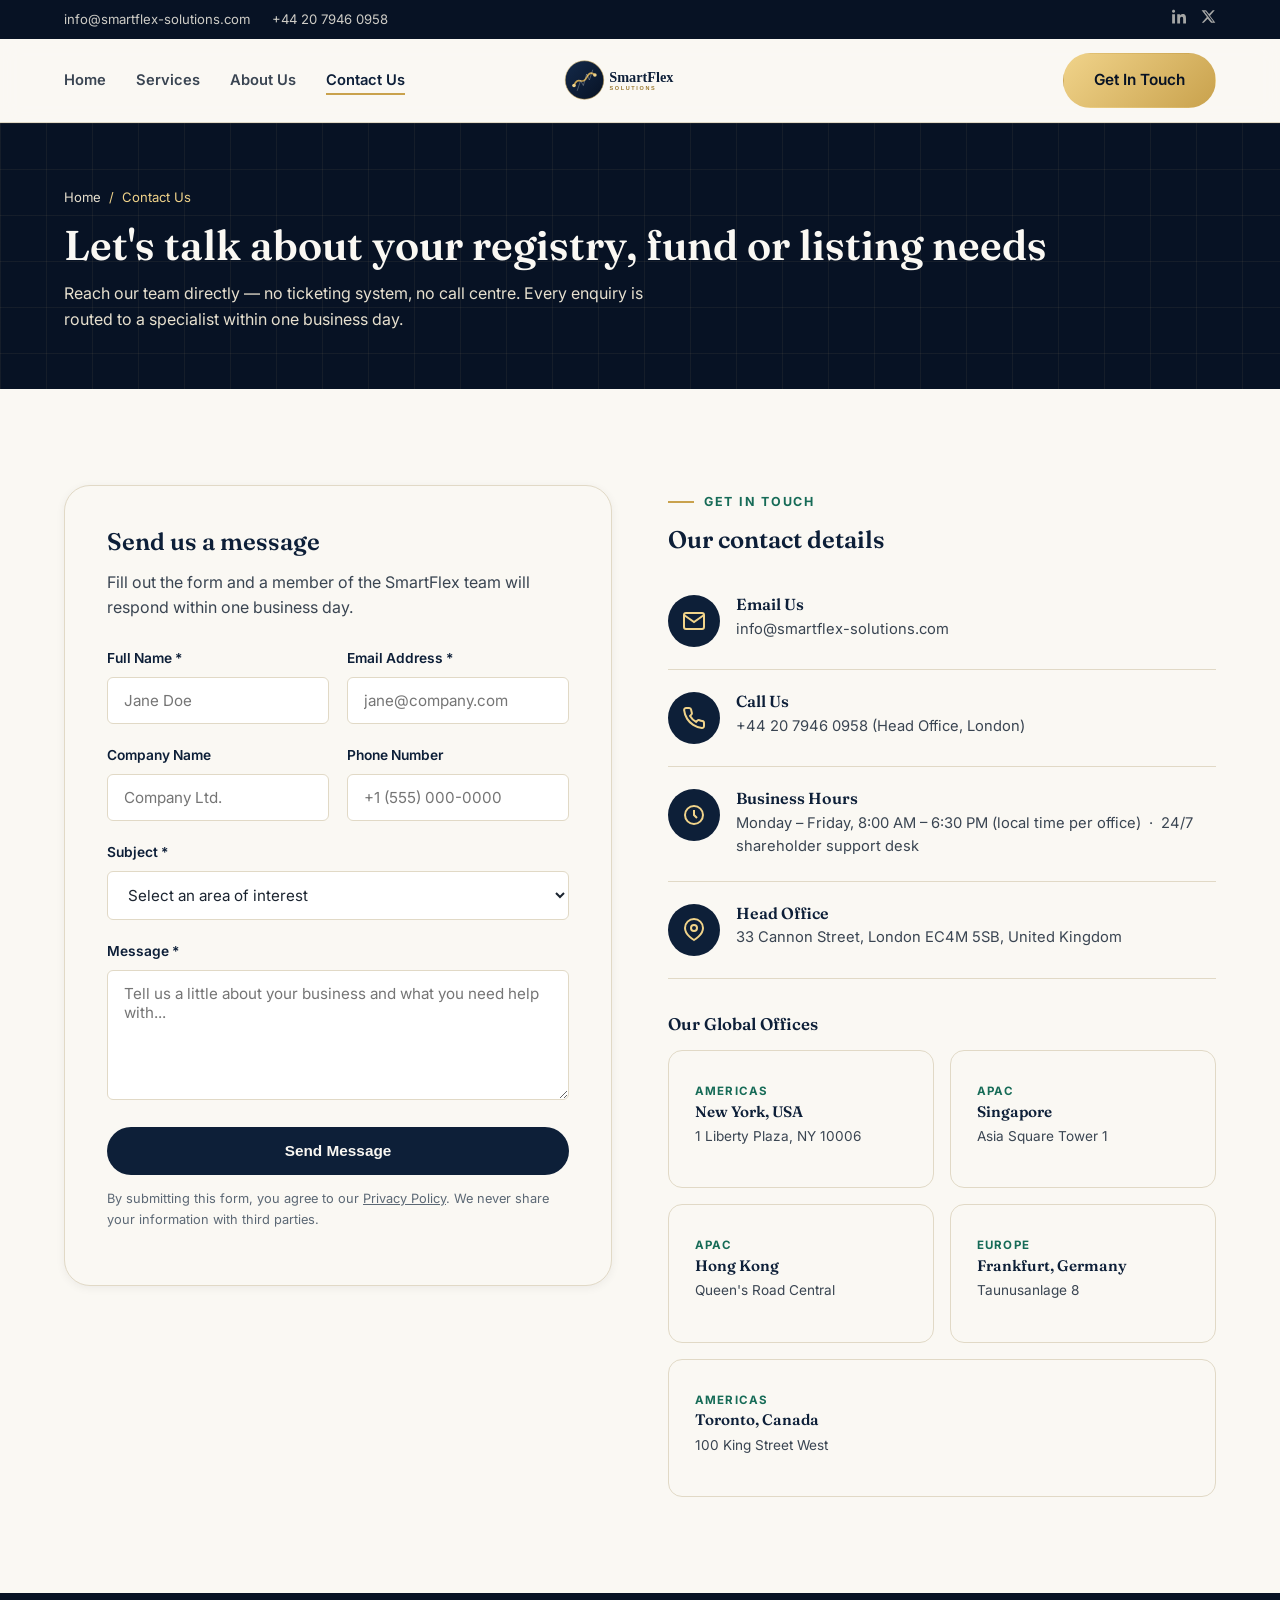
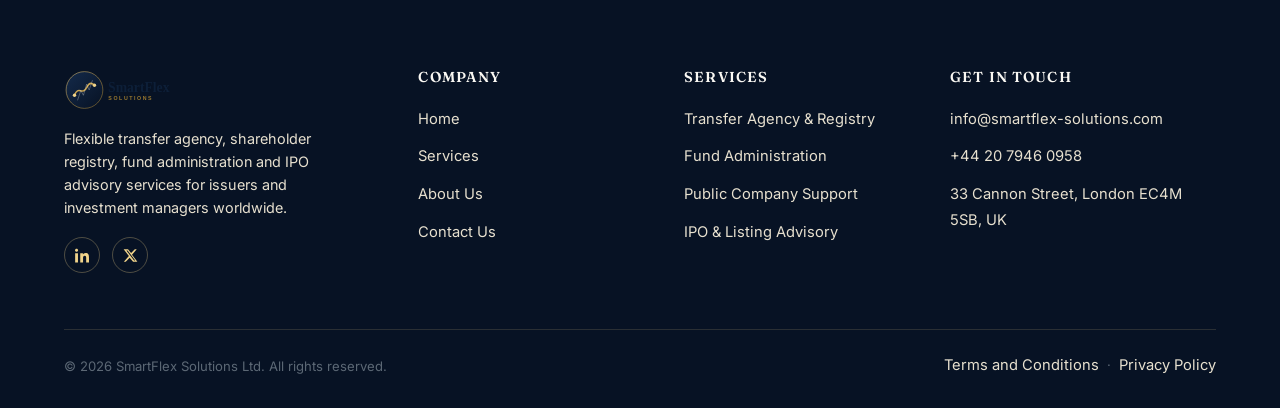
<file: contact.html>
<!DOCTYPE html>
<html lang="en">
<head>
<meta charset="UTF-8">
<meta name="viewport" content="width=device-width, initial-scale=1.0">
<title>Contact Us | SmartFlex Solutions</title>
<meta name="description" content="Contact SmartFlex Solutions at info@smartflex-solutions.com or visit one of our six global offices in London, New York, Singapore, Hong Kong, Frankfurt and Toronto.">
<link rel="icon" type="image/svg+xml" href="assets/logo-mark.svg">
<link rel="canonical" href="https://smartflex-solutions.com/contact.html">
<link rel="stylesheet" href="css/style.css">
<noscript><style>.reveal{opacity:1!important;transform:none!important;}</style></noscript>
</head>
<body>

<div class="topbar">
  <div class="container">
    <div class="topbar-links">
      <a href="mailto:info@smartflex-solutions.com">info@smartflex-solutions.com</a>
      <a href="tel:+442079460958">+44 20 7946 0958</a>
    </div>
    <div class="topbar-social">
      <a href="#" aria-label="LinkedIn"><svg viewBox="0 0 24 24"><path d="M4.98 3.5C4.98 4.88 3.87 6 2.5 6S0 4.88 0 3.5 1.12 1 2.5 1s2.48 1.12 2.48 2.5zM.24 8.5h4.5V23H.24V8.5zM8.34 8.5h4.31v1.98h.06c.6-1.13 2.07-2.33 4.26-2.33 4.56 0 5.4 3 5.4 6.9V23h-4.5v-6.94c0-1.66-.03-3.79-2.31-3.79-2.32 0-2.67 1.81-2.67 3.67V23h-4.5V8.5z"/></svg></a>
      <a href="#" aria-label="X (Twitter)"><svg viewBox="0 0 24 24"><path d="M18.9 2H22l-7.6 8.7L23 22h-6.9l-5.4-6.6L4.4 22H1.3l8.1-9.3L1 2h7l4.9 6.1L18.9 2zm-1.2 18h1.9L7.4 4H5.4l12.3 16z"/></svg></a>
    </div>
  </div>
</div>

<header class="site-header">
  <nav class="nav">
    <ul class="nav-links">
      <li><a href="index.html">Home</a></li>
      <li><a href="services.html">Services</a></li>
      <li><a href="about.html">About Us</a></li>
      <li><a href="contact.html">Contact Us</a></li>
    </ul>
    <a href="index.html" class="nav-logo"><img src="assets/logo.svg" alt="SmartFlex Solutions"></a>
    <div class="nav-right">
      <a href="contact.html" class="btn btn-gold nav-cta">Get In Touch</a>
      <button class="nav-toggle" aria-label="Toggle navigation" aria-expanded="false"><span></span></button>
    </div>
  </nav>
  <div class="nav-scrim"></div>
</header>

<main>

  <div class="page-header">
    <div class="container">
      <div class="breadcrumb"><a href="index.html">Home</a> / <span>Contact Us</span></div>
      <h1>Let's talk about your registry, fund or listing needs</h1>
      <p>Reach our team directly — no ticketing system, no call centre. Every enquiry is routed to a specialist within one business day.</p>
    </div>
  </div>

  <section>
    <div class="container">
      <div class="contact-wrap">

        <!-- FORM -->
        <div class="reveal">
          <div class="form-card">
            <h2 style="font-size:1.5rem;">Send us a message</h2>
            <p style="margin-bottom:26px;">Fill out the form and a member of the SmartFlex team will respond within one business day.</p>

            <div class="form-success" id="form-success">Thank you — your message has been received. A member of our team will be in touch within one business day.</div>

            <form id="contact-form" name="contact" method="POST" data-netlify="true" netlify-honeypot="bot-field">
              <input type="hidden" name="form-name" value="contact">
              <p style="display:none;">
                <label>Don't fill this out if you're human: <input name="bot-field"></label>
              </p>

              <div class="form-row">
                <div class="field">
                  <label for="name">Full Name *</label>
                  <input type="text" id="name" name="name" placeholder="Jane Doe" required>
                  <span class="field-error">Please enter your full name.</span>
                </div>
                <div class="field">
                  <label for="email">Email Address *</label>
                  <input type="email" id="email" name="email" placeholder="jane@company.com" required>
                  <span class="field-error">Please enter a valid email address.</span>
                </div>
              </div>

              <div class="form-row">
                <div class="field">
                  <label for="company">Company Name</label>
                  <input type="text" id="company" name="company" placeholder="Company Ltd.">
                </div>
                <div class="field">
                  <label for="phone">Phone Number</label>
                  <input type="tel" id="phone" name="phone" placeholder="+1 (555) 000-0000">
                </div>
              </div>

              <div class="field">
                <label for="subject">Subject *</label>
                <select id="subject" name="subject" required>
                  <option value="">Select an area of interest</option>
                  <option>Transfer Agency &amp; Shareholder Registry</option>
                  <option>Investment Fund Administration</option>
                  <option>Public Company Support</option>
                  <option>IPO &amp; Listing Advisory</option>
                  <option>General Enquiry</option>
                </select>
                <span class="field-error">Please select a subject.</span>
              </div>

              <div class="field">
                <label for="message">Message *</label>
                <textarea id="message" name="message" placeholder="Tell us a little about your business and what you need help with..." required></textarea>
                <span class="field-error">Please enter at least 10 characters.</span>
              </div>

              <button type="submit" class="btn btn-primary btn-block">Send Message</button>
              <p class="form-note">By submitting this form, you agree to our <a href="privacy.html" style="text-decoration:underline;">Privacy Policy</a>. We never share your information with third parties.</p>
            </form>
          </div>
        </div>

        <!-- INFO -->
        <div class="reveal">
          <span class="eyebrow">Get In Touch</span>
          <h2 style="margin-bottom:20px;">Our contact details</h2>

          <div class="contact-info-card">
            <div class="icon-circle icon-circle--navy"><svg viewBox="0 0 24 24" fill="none" stroke="currentColor" stroke-width="2"><path d="M4 4h16v16H4z" opacity="0"/><path d="M22 6l-10 7L2 6"/><rect x="2" y="4" width="20" height="16" rx="2"/></svg></div>
            <div>
              <h3>Email Us</h3>
              <p><a href="mailto:info@smartflex-solutions.com">info@smartflex-solutions.com</a></p>
            </div>
          </div>
          <div class="contact-info-card">
            <div class="icon-circle icon-circle--navy"><svg viewBox="0 0 24 24" fill="none" stroke="currentColor" stroke-width="2"><path d="M22 16.92v3a2 2 0 0 1-2.18 2 19.79 19.79 0 0 1-8.63-3.07 19.5 19.5 0 0 1-6-6 19.79 19.79 0 0 1-3.07-8.67A2 2 0 0 1 4.11 2h3a2 2 0 0 1 2 1.72c.127.96.362 1.903.7 2.81a2 2 0 0 1-.45 2.11L8.09 9.91a16 16 0 0 0 6 6l1.27-1.27a2 2 0 0 1 2.11-.45c.907.338 1.85.573 2.81.7A2 2 0 0 1 22 16.92z"/></svg></div>
            <div>
              <h3>Call Us</h3>
              <p><a href="tel:+442079460958">+44 20 7946 0958</a> (Head Office, London)</p>
            </div>
          </div>
          <div class="contact-info-card">
            <div class="icon-circle icon-circle--navy"><svg viewBox="0 0 24 24" fill="none" stroke="currentColor" stroke-width="2"><circle cx="12" cy="12" r="9"/><path d="M12 7v5l3 3"/></svg></div>
            <div>
              <h3>Business Hours</h3>
              <p>Monday – Friday, 8:00 AM – 6:30 PM (local time per office) &nbsp;·&nbsp; 24/7 shareholder support desk</p>
            </div>
          </div>
          <div class="contact-info-card">
            <div class="icon-circle icon-circle--navy"><svg viewBox="0 0 24 24" fill="none" stroke="currentColor" stroke-width="2"><path d="M21 10c0 7-9 12-9 12s-9-5-9-12a9 9 0 0 1 18 0z"/><circle cx="12" cy="10" r="3"/></svg></div>
            <div>
              <h3>Head Office</h3>
              <p>33 Cannon Street, London EC4M 5SB, United Kingdom</p>
            </div>
          </div>

          <div style="margin-top:36px;">
            <h3 style="font-size:1.05rem;color:var(--navy-900);margin-bottom:16px;font-family:var(--font-serif);">Our Global Offices</h3>
            <div class="grid grid-2" style="gap:16px;">
              <div class="office-card"><span class="tag">Americas</span><h3 style="font-size:.95rem;">New York, USA</h3><p style="font-size:.85rem;">1 Liberty Plaza, NY 10006</p></div>
              <div class="office-card"><span class="tag">APAC</span><h3 style="font-size:.95rem;">Singapore</h3><p style="font-size:.85rem;">Asia Square Tower 1</p></div>
              <div class="office-card"><span class="tag">APAC</span><h3 style="font-size:.95rem;">Hong Kong</h3><p style="font-size:.85rem;">Queen's Road Central</p></div>
              <div class="office-card"><span class="tag">Europe</span><h3 style="font-size:.95rem;">Frankfurt, Germany</h3><p style="font-size:.85rem;">Taunusanlage 8</p></div>
              <div class="office-card" style="grid-column:1/-1;"><span class="tag">Americas</span><h3 style="font-size:.95rem;">Toronto, Canada</h3><p style="font-size:.85rem;">100 King Street West</p></div>
            </div>
          </div>
        </div>

      </div>
    </div>
  </section>

</main>

<footer class="site-footer">
  <div class="container">
    <div class="footer-top">
      <div class="footer-brand">
        <img src="assets/logo.svg" alt="SmartFlex Solutions">
        <p>Flexible transfer agency, shareholder registry, fund administration and IPO advisory services for issuers and investment managers worldwide.</p>
        <div class="footer-social">
          <a href="#" aria-label="LinkedIn"><svg viewBox="0 0 24 24"><path d="M4.98 3.5C4.98 4.88 3.87 6 2.5 6S0 4.88 0 3.5 1.12 1 2.5 1s2.48 1.12 2.48 2.5zM.24 8.5h4.5V23H.24V8.5zM8.34 8.5h4.31v1.98h.06c.6-1.13 2.07-2.33 4.26-2.33 4.56 0 5.4 3 5.4 6.9V23h-4.5v-6.94c0-1.66-.03-3.79-2.31-3.79-2.32 0-2.67 1.81-2.67 3.67V23h-4.5V8.5z"/></svg></a>
          <a href="#" aria-label="X (Twitter)"><svg viewBox="0 0 24 24"><path d="M18.9 2H22l-7.6 8.7L23 22h-6.9l-5.4-6.6L4.4 22H1.3l8.1-9.3L1 2h7l4.9 6.1L18.9 2zm-1.2 18h1.9L7.4 4H5.4l12.3 16z"/></svg></a>
        </div>
      </div>
      <div>
        <h4>Company</h4>
        <ul>
          <li><a href="index.html">Home</a></li>
          <li><a href="services.html">Services</a></li>
          <li><a href="about.html">About Us</a></li>
          <li><a href="contact.html">Contact Us</a></li>
        </ul>
      </div>
      <div>
        <h4>Services</h4>
        <ul>
          <li><a href="services.html#registry">Transfer Agency &amp; Registry</a></li>
          <li><a href="services.html#funds">Fund Administration</a></li>
          <li><a href="services.html#public-companies">Public Company Support</a></li>
          <li><a href="services.html#ipo">IPO &amp; Listing Advisory</a></li>
        </ul>
      </div>
      <div>
        <h4>Get In Touch</h4>
        <ul>
          <li><a href="mailto:info@smartflex-solutions.com">info@smartflex-solutions.com</a></li>
          <li><a href="tel:+442079460958">+44 20 7946 0958</a></li>
          <li><a href="contact.html">33 Cannon Street, London EC4M 5SB, UK</a></li>
        </ul>
      </div>
    </div>
    <div class="footer-bottom">
      <span>&copy; <span id="year"></span> SmartFlex Solutions Ltd. All rights reserved.</span>
      <span><a href="terms.html">Terms and Conditions</a> &nbsp;·&nbsp; <a href="privacy.html">Privacy Policy</a></span>
    </div>
  </div>
</footer>

<button class="back-to-top" aria-label="Back to top">
  <svg viewBox="0 0 24 24" fill="none" stroke="currentColor" stroke-width="2"><path d="M12 19V5M5 12l7-7 7 7"/></svg>
</button>

<script src="js/main.js"></script>
</body>
</html>
</file>
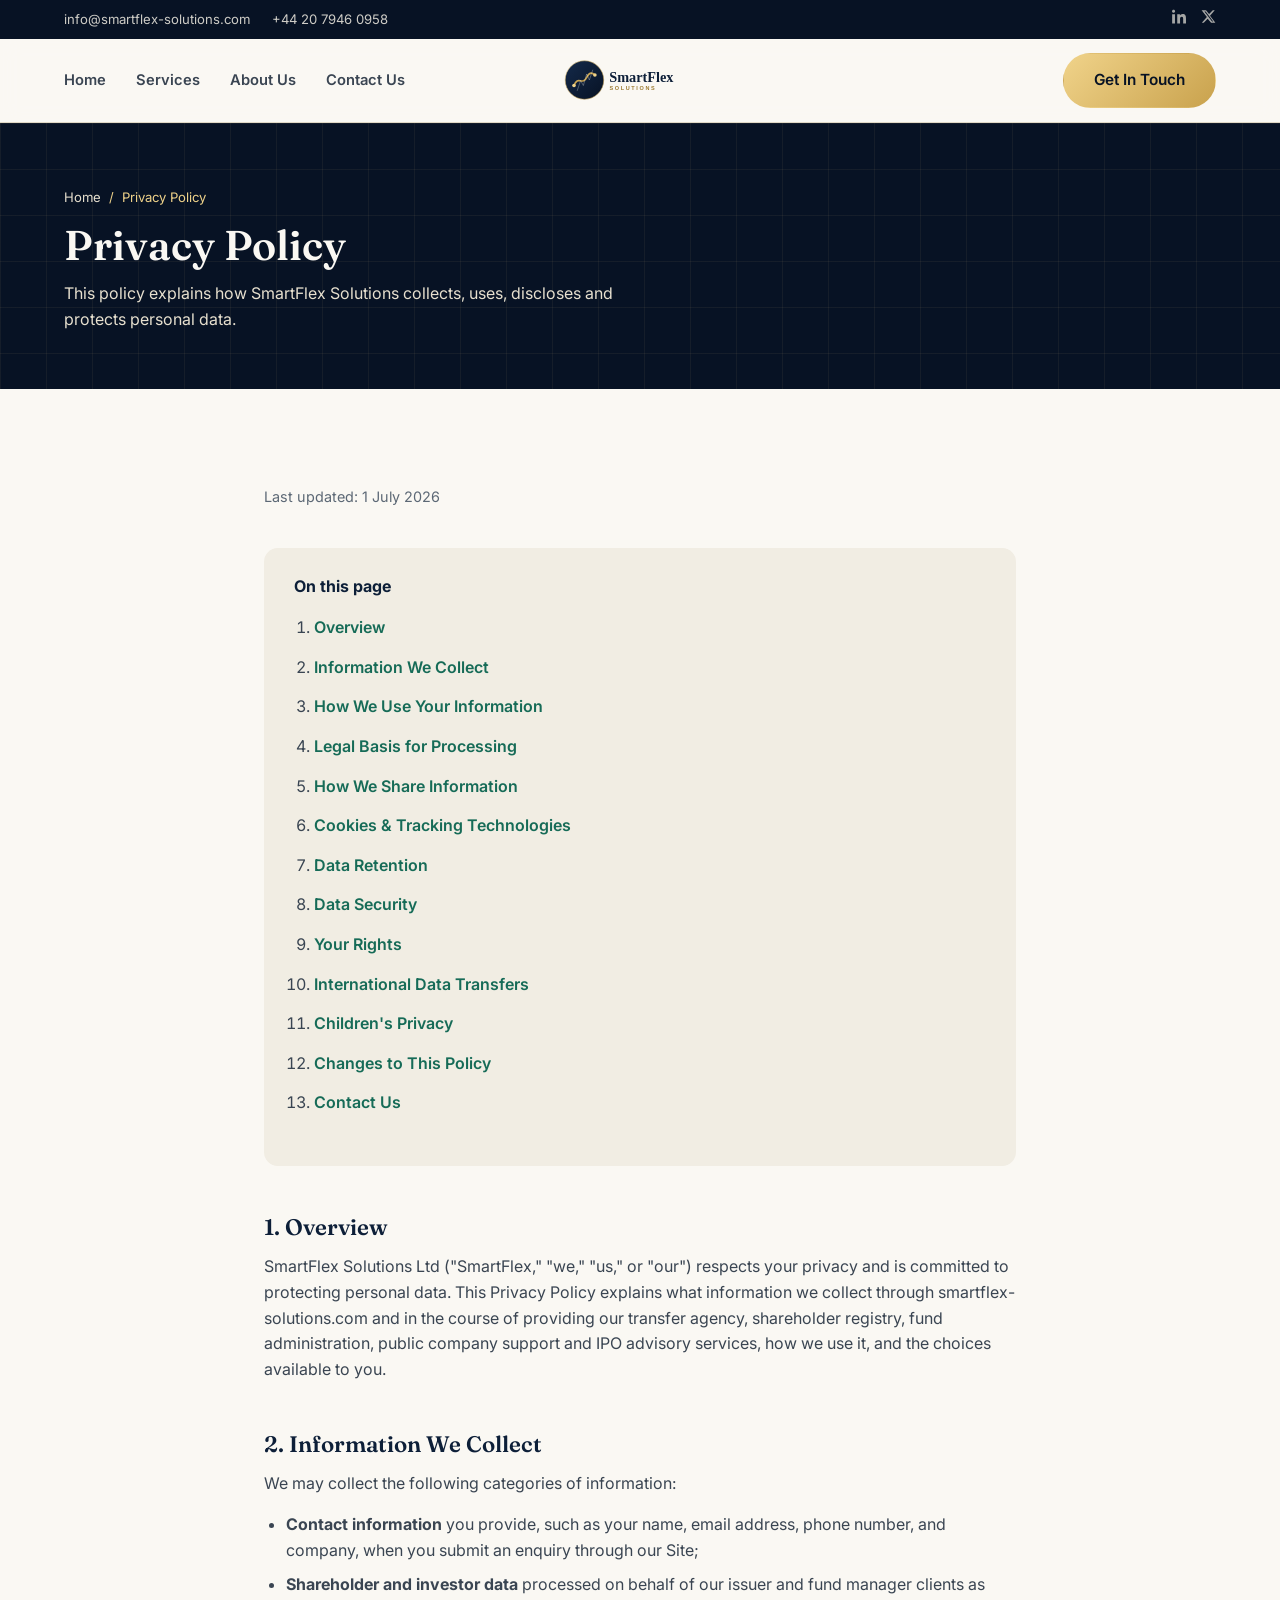
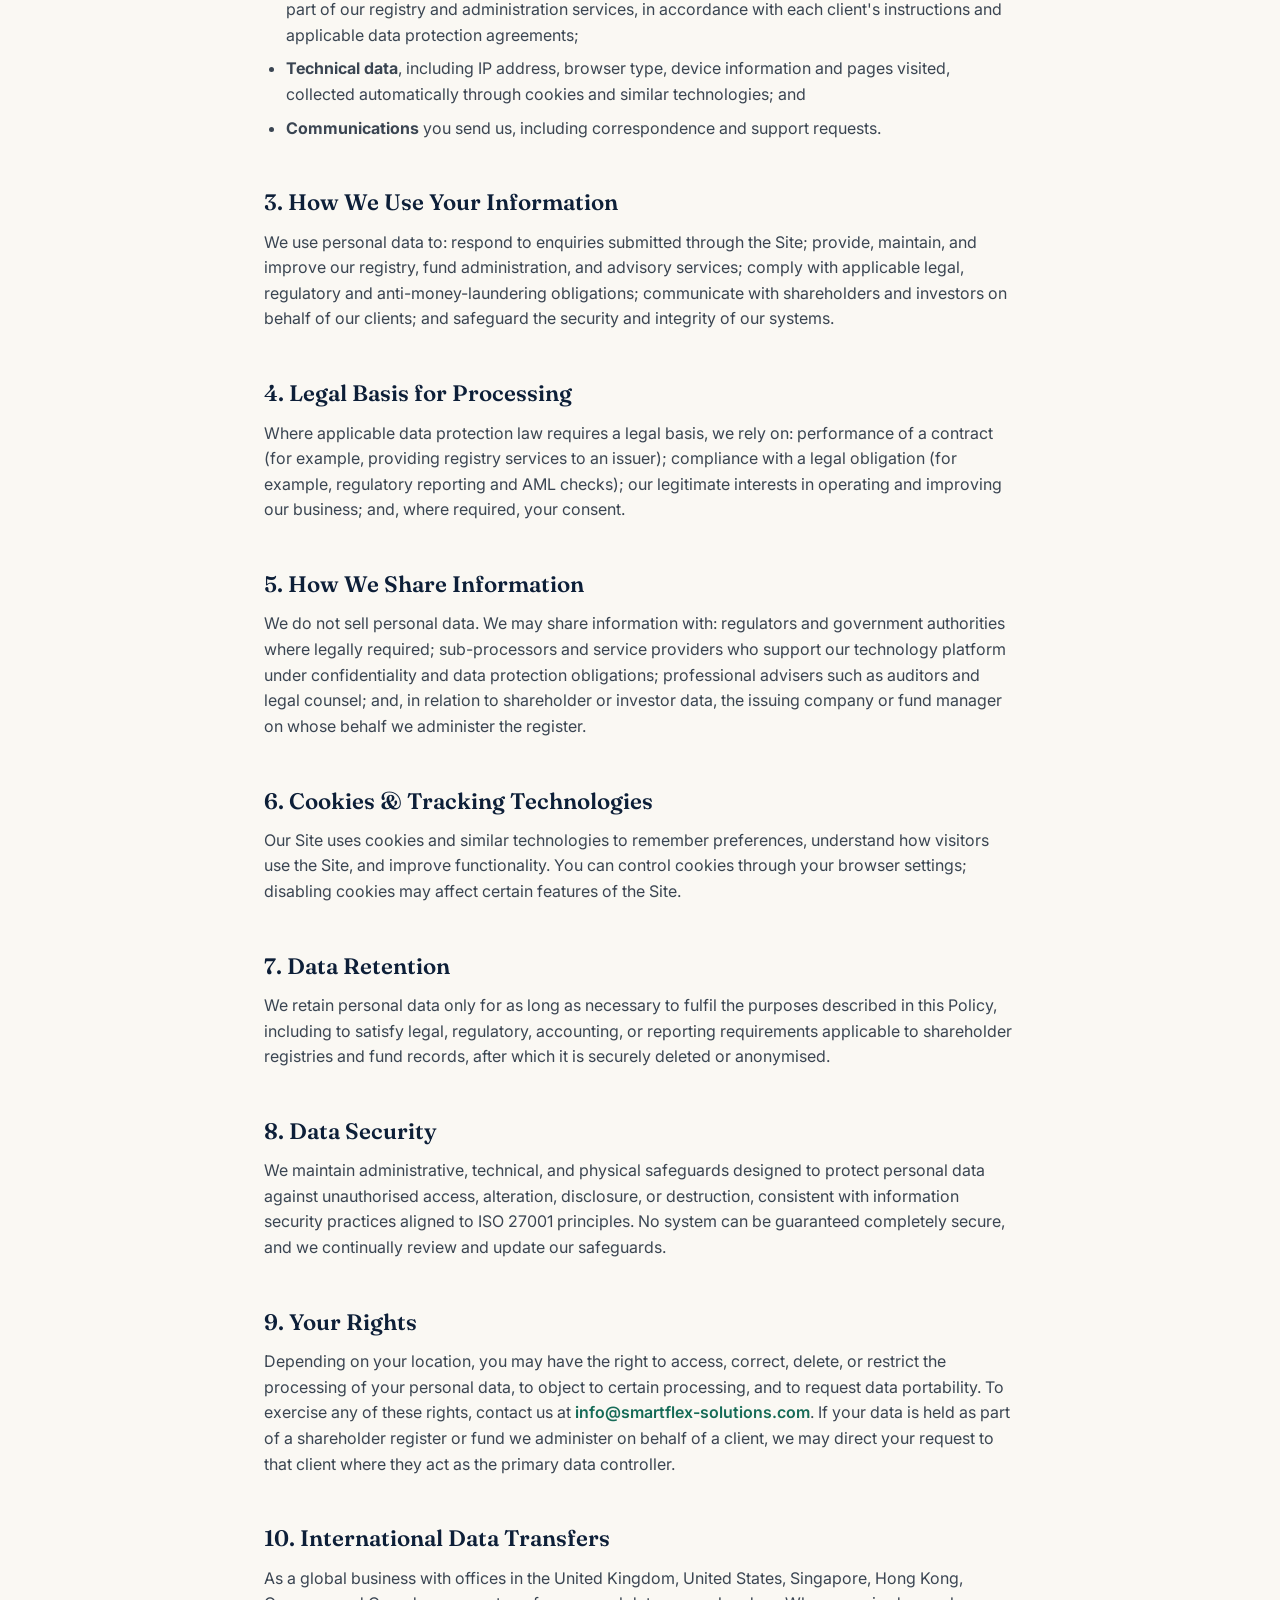
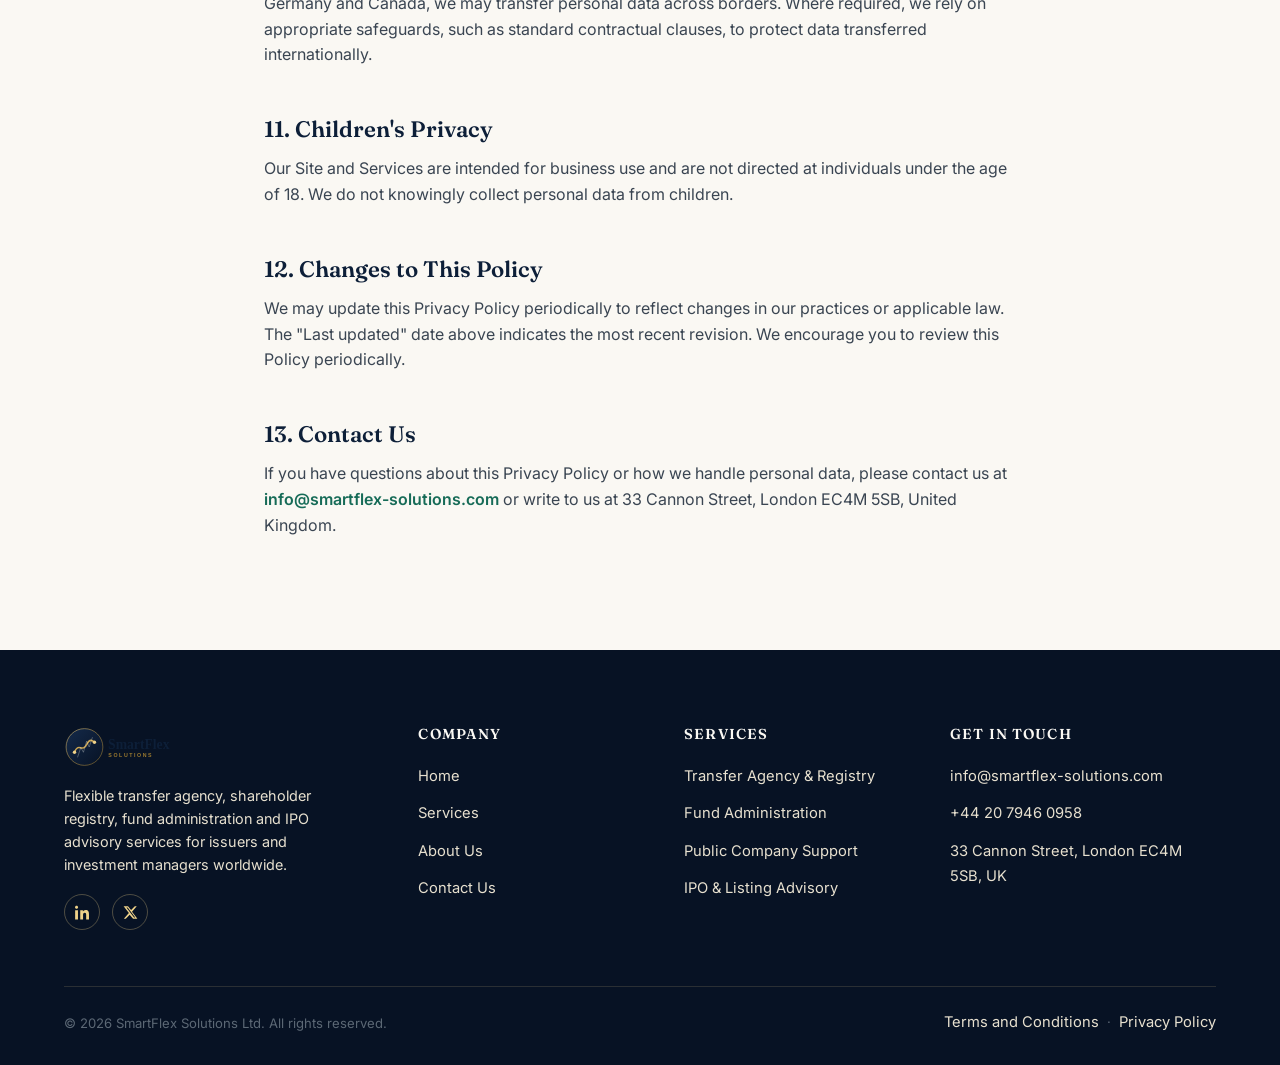
<file: privacy.html>
<!DOCTYPE html>
<html lang="en">
<head>
<meta charset="UTF-8">
<meta name="viewport" content="width=device-width, initial-scale=1.0">
<title>Privacy Policy | SmartFlex Solutions</title>
<meta name="description" content="Read the Privacy Policy explaining how SmartFlex Solutions collects, uses and protects personal data.">
<link rel="icon" type="image/svg+xml" href="assets/logo-mark.svg">
<link rel="canonical" href="https://smartflex-solutions.com/privacy.html">
<link rel="stylesheet" href="css/style.css">
<noscript><style>.reveal{opacity:1!important;transform:none!important;}</style></noscript>
</head>
<body>

<div class="topbar">
  <div class="container">
    <div class="topbar-links">
      <a href="mailto:info@smartflex-solutions.com">info@smartflex-solutions.com</a>
      <a href="tel:+442079460958">+44 20 7946 0958</a>
    </div>
    <div class="topbar-social">
      <a href="#" aria-label="LinkedIn"><svg viewBox="0 0 24 24"><path d="M4.98 3.5C4.98 4.88 3.87 6 2.5 6S0 4.88 0 3.5 1.12 1 2.5 1s2.48 1.12 2.48 2.5zM.24 8.5h4.5V23H.24V8.5zM8.34 8.5h4.31v1.98h.06c.6-1.13 2.07-2.33 4.26-2.33 4.56 0 5.4 3 5.4 6.9V23h-4.5v-6.94c0-1.66-.03-3.79-2.31-3.79-2.32 0-2.67 1.81-2.67 3.67V23h-4.5V8.5z"/></svg></a>
      <a href="#" aria-label="X (Twitter)"><svg viewBox="0 0 24 24"><path d="M18.9 2H22l-7.6 8.7L23 22h-6.9l-5.4-6.6L4.4 22H1.3l8.1-9.3L1 2h7l4.9 6.1L18.9 2zm-1.2 18h1.9L7.4 4H5.4l12.3 16z"/></svg></a>
    </div>
  </div>
</div>

<header class="site-header">
  <nav class="nav">
    <ul class="nav-links">
      <li><a href="index.html">Home</a></li>
      <li><a href="services.html">Services</a></li>
      <li><a href="about.html">About Us</a></li>
      <li><a href="contact.html">Contact Us</a></li>
    </ul>
    <a href="index.html" class="nav-logo"><img src="assets/logo.svg" alt="SmartFlex Solutions"></a>
    <div class="nav-right">
      <a href="contact.html" class="btn btn-gold nav-cta">Get In Touch</a>
      <button class="nav-toggle" aria-label="Toggle navigation" aria-expanded="false"><span></span></button>
    </div>
  </nav>
  <div class="nav-scrim"></div>
</header>

<main>

  <div class="page-header">
    <div class="container">
      <div class="breadcrumb"><a href="index.html">Home</a> / <span>Privacy Policy</span></div>
      <h1>Privacy Policy</h1>
      <p>This policy explains how SmartFlex Solutions collects, uses, discloses and protects personal data.</p>
    </div>
  </div>

  <section>
    <div class="container legal-content">
      <p class="legal-updated">Last updated: 1 July 2026</p>

      <div class="legal-toc">
        <strong>On this page</strong>
        <ol>
          <li><a href="#overview">Overview</a></li>
          <li><a href="#collect">Information We Collect</a></li>
          <li><a href="#use-data">How We Use Your Information</a></li>
          <li><a href="#legal-basis">Legal Basis for Processing</a></li>
          <li><a href="#sharing">How We Share Information</a></li>
          <li><a href="#cookies">Cookies &amp; Tracking Technologies</a></li>
          <li><a href="#retention">Data Retention</a></li>
          <li><a href="#security">Data Security</a></li>
          <li><a href="#rights">Your Rights</a></li>
          <li><a href="#transfers">International Data Transfers</a></li>
          <li><a href="#children">Children's Privacy</a></li>
          <li><a href="#policy-changes">Changes to This Policy</a></li>
          <li><a href="#contact-privacy">Contact Us</a></li>
        </ol>
      </div>

      <h2 id="overview">1. Overview</h2>
      <p>SmartFlex Solutions Ltd ("SmartFlex," "we," "us," or "our") respects your privacy and is committed to protecting personal data. This Privacy Policy explains what information we collect through smartflex-solutions.com and in the course of providing our transfer agency, shareholder registry, fund administration, public company support and IPO advisory services, how we use it, and the choices available to you.</p>

      <h2 id="collect">2. Information We Collect</h2>
      <p>We may collect the following categories of information:</p>
      <ul>
        <li><strong>Contact information</strong> you provide, such as your name, email address, phone number, and company, when you submit an enquiry through our Site;</li>
        <li><strong>Shareholder and investor data</strong> processed on behalf of our issuer and fund manager clients as part of our registry and administration services, in accordance with each client's instructions and applicable data protection agreements;</li>
        <li><strong>Technical data</strong>, including IP address, browser type, device information and pages visited, collected automatically through cookies and similar technologies; and</li>
        <li><strong>Communications</strong> you send us, including correspondence and support requests.</li>
      </ul>

      <h2 id="use-data">3. How We Use Your Information</h2>
      <p>We use personal data to: respond to enquiries submitted through the Site; provide, maintain, and improve our registry, fund administration, and advisory services; comply with applicable legal, regulatory and anti-money-laundering obligations; communicate with shareholders and investors on behalf of our clients; and safeguard the security and integrity of our systems.</p>

      <h2 id="legal-basis">4. Legal Basis for Processing</h2>
      <p>Where applicable data protection law requires a legal basis, we rely on: performance of a contract (for example, providing registry services to an issuer); compliance with a legal obligation (for example, regulatory reporting and AML checks); our legitimate interests in operating and improving our business; and, where required, your consent.</p>

      <h2 id="sharing">5. How We Share Information</h2>
      <p>We do not sell personal data. We may share information with: regulators and government authorities where legally required; sub-processors and service providers who support our technology platform under confidentiality and data protection obligations; professional advisers such as auditors and legal counsel; and, in relation to shareholder or investor data, the issuing company or fund manager on whose behalf we administer the register.</p>

      <h2 id="cookies">6. Cookies &amp; Tracking Technologies</h2>
      <p>Our Site uses cookies and similar technologies to remember preferences, understand how visitors use the Site, and improve functionality. You can control cookies through your browser settings; disabling cookies may affect certain features of the Site.</p>

      <h2 id="retention">7. Data Retention</h2>
      <p>We retain personal data only for as long as necessary to fulfil the purposes described in this Policy, including to satisfy legal, regulatory, accounting, or reporting requirements applicable to shareholder registries and fund records, after which it is securely deleted or anonymised.</p>

      <h2 id="security">8. Data Security</h2>
      <p>We maintain administrative, technical, and physical safeguards designed to protect personal data against unauthorised access, alteration, disclosure, or destruction, consistent with information security practices aligned to ISO 27001 principles. No system can be guaranteed completely secure, and we continually review and update our safeguards.</p>

      <h2 id="rights">9. Your Rights</h2>
      <p>Depending on your location, you may have the right to access, correct, delete, or restrict the processing of your personal data, to object to certain processing, and to request data portability. To exercise any of these rights, contact us at <a href="mailto:info@smartflex-solutions.com" style="color:var(--emerald-600);font-weight:600;">info@smartflex-solutions.com</a>. If your data is held as part of a shareholder register or fund we administer on behalf of a client, we may direct your request to that client where they act as the primary data controller.</p>

      <h2 id="transfers">10. International Data Transfers</h2>
      <p>As a global business with offices in the United Kingdom, United States, Singapore, Hong Kong, Germany and Canada, we may transfer personal data across borders. Where required, we rely on appropriate safeguards, such as standard contractual clauses, to protect data transferred internationally.</p>

      <h2 id="children">11. Children's Privacy</h2>
      <p>Our Site and Services are intended for business use and are not directed at individuals under the age of 18. We do not knowingly collect personal data from children.</p>

      <h2 id="policy-changes">12. Changes to This Policy</h2>
      <p>We may update this Privacy Policy periodically to reflect changes in our practices or applicable law. The "Last updated" date above indicates the most recent revision. We encourage you to review this Policy periodically.</p>

      <h2 id="contact-privacy">13. Contact Us</h2>
      <p>If you have questions about this Privacy Policy or how we handle personal data, please contact us at <a href="mailto:info@smartflex-solutions.com" style="color:var(--emerald-600);font-weight:600;">info@smartflex-solutions.com</a> or write to us at 33 Cannon Street, London EC4M 5SB, United Kingdom.</p>
    </div>
  </section>

</main>

<footer class="site-footer">
  <div class="container">
    <div class="footer-top">
      <div class="footer-brand">
        <img src="assets/logo.svg" alt="SmartFlex Solutions">
        <p>Flexible transfer agency, shareholder registry, fund administration and IPO advisory services for issuers and investment managers worldwide.</p>
        <div class="footer-social">
          <a href="#" aria-label="LinkedIn"><svg viewBox="0 0 24 24"><path d="M4.98 3.5C4.98 4.88 3.87 6 2.5 6S0 4.88 0 3.5 1.12 1 2.5 1s2.48 1.12 2.48 2.5zM.24 8.5h4.5V23H.24V8.5zM8.34 8.5h4.31v1.98h.06c.6-1.13 2.07-2.33 4.26-2.33 4.56 0 5.4 3 5.4 6.9V23h-4.5v-6.94c0-1.66-.03-3.79-2.31-3.79-2.32 0-2.67 1.81-2.67 3.67V23h-4.5V8.5z"/></svg></a>
          <a href="#" aria-label="X (Twitter)"><svg viewBox="0 0 24 24"><path d="M18.9 2H22l-7.6 8.7L23 22h-6.9l-5.4-6.6L4.4 22H1.3l8.1-9.3L1 2h7l4.9 6.1L18.9 2zm-1.2 18h1.9L7.4 4H5.4l12.3 16z"/></svg></a>
        </div>
      </div>
      <div>
        <h4>Company</h4>
        <ul>
          <li><a href="index.html">Home</a></li>
          <li><a href="services.html">Services</a></li>
          <li><a href="about.html">About Us</a></li>
          <li><a href="contact.html">Contact Us</a></li>
        </ul>
      </div>
      <div>
        <h4>Services</h4>
        <ul>
          <li><a href="services.html#registry">Transfer Agency &amp; Registry</a></li>
          <li><a href="services.html#funds">Fund Administration</a></li>
          <li><a href="services.html#public-companies">Public Company Support</a></li>
          <li><a href="services.html#ipo">IPO &amp; Listing Advisory</a></li>
        </ul>
      </div>
      <div>
        <h4>Get In Touch</h4>
        <ul>
          <li><a href="mailto:info@smartflex-solutions.com">info@smartflex-solutions.com</a></li>
          <li><a href="tel:+442079460958">+44 20 7946 0958</a></li>
          <li><a href="contact.html">33 Cannon Street, London EC4M 5SB, UK</a></li>
        </ul>
      </div>
    </div>
    <div class="footer-bottom">
      <span>&copy; <span id="year"></span> SmartFlex Solutions Ltd. All rights reserved.</span>
      <span><a href="terms.html">Terms and Conditions</a> &nbsp;·&nbsp; <a href="privacy.html">Privacy Policy</a></span>
    </div>
  </div>
</footer>

<button class="back-to-top" aria-label="Back to top">
  <svg viewBox="0 0 24 24" fill="none" stroke="currentColor" stroke-width="2"><path d="M12 19V5M5 12l7-7 7 7"/></svg>
</button>

<script src="js/main.js"></script>
</body>
</html>
</file>
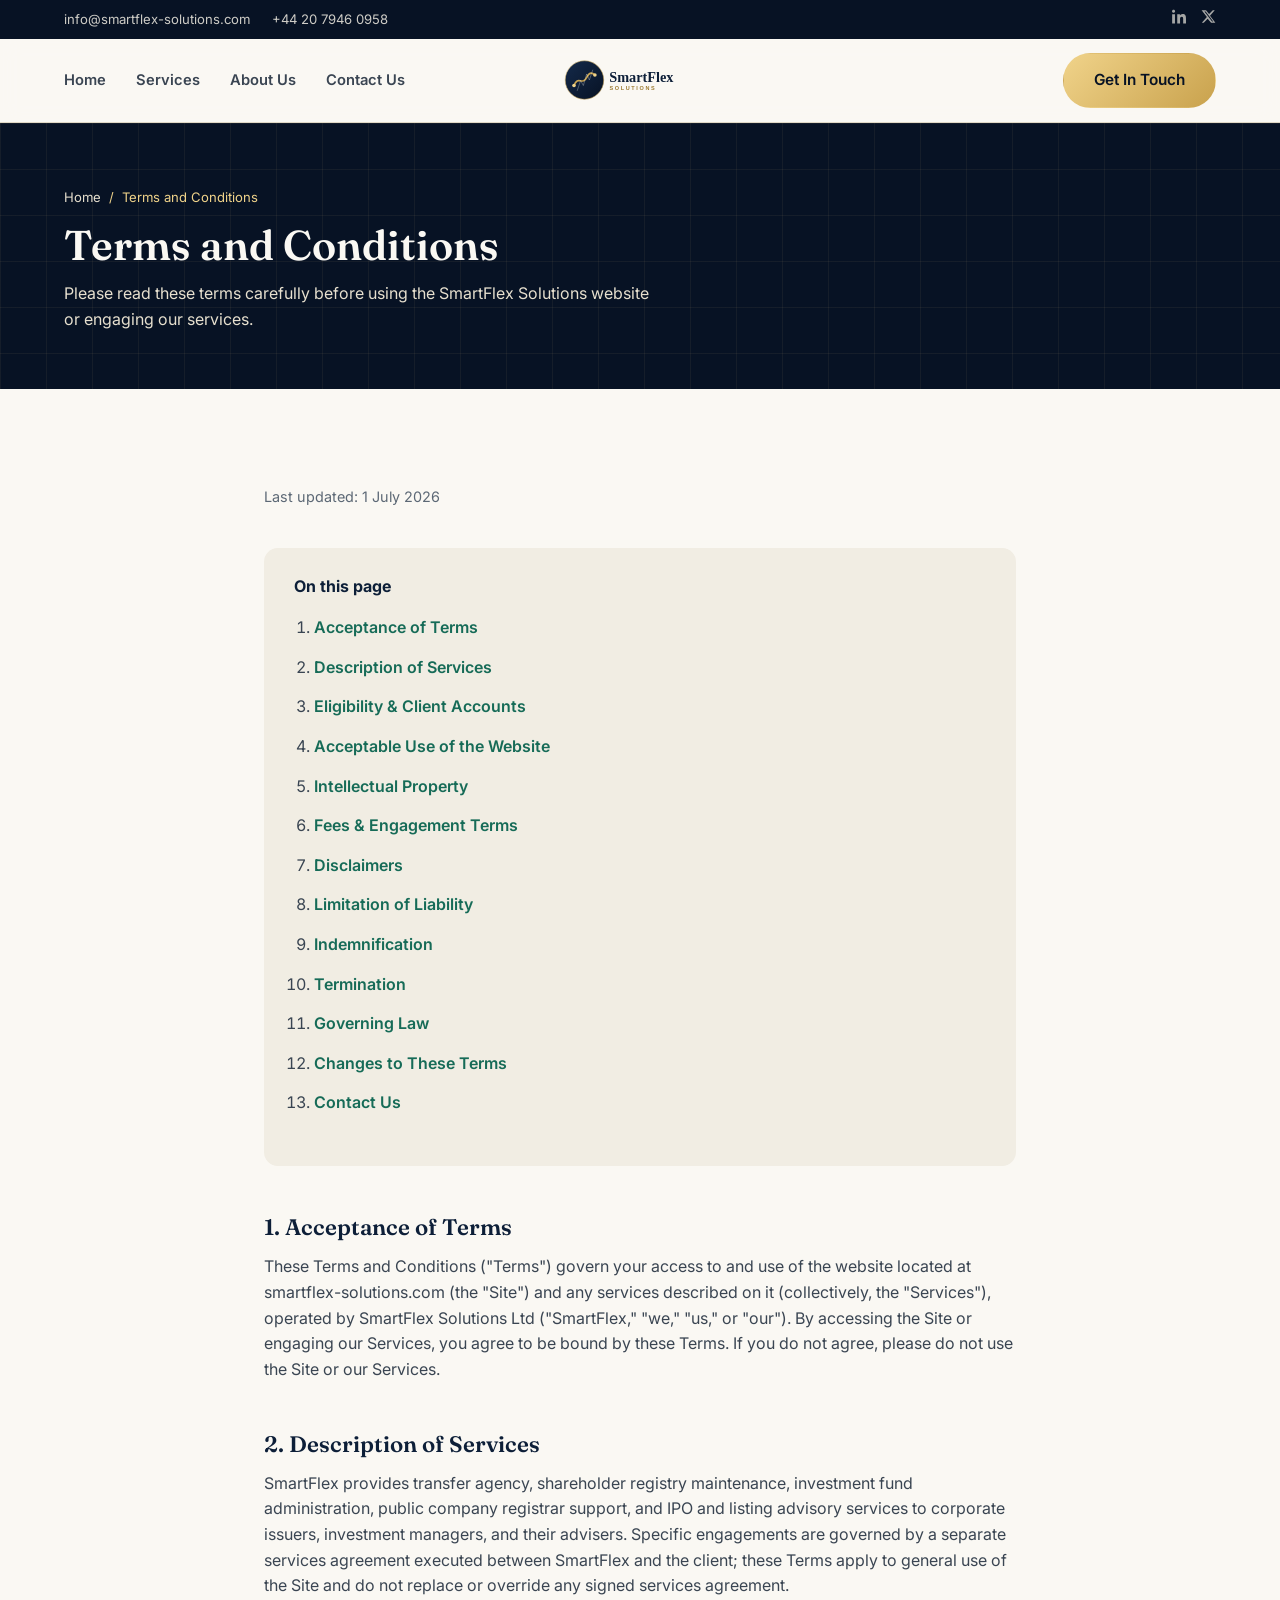
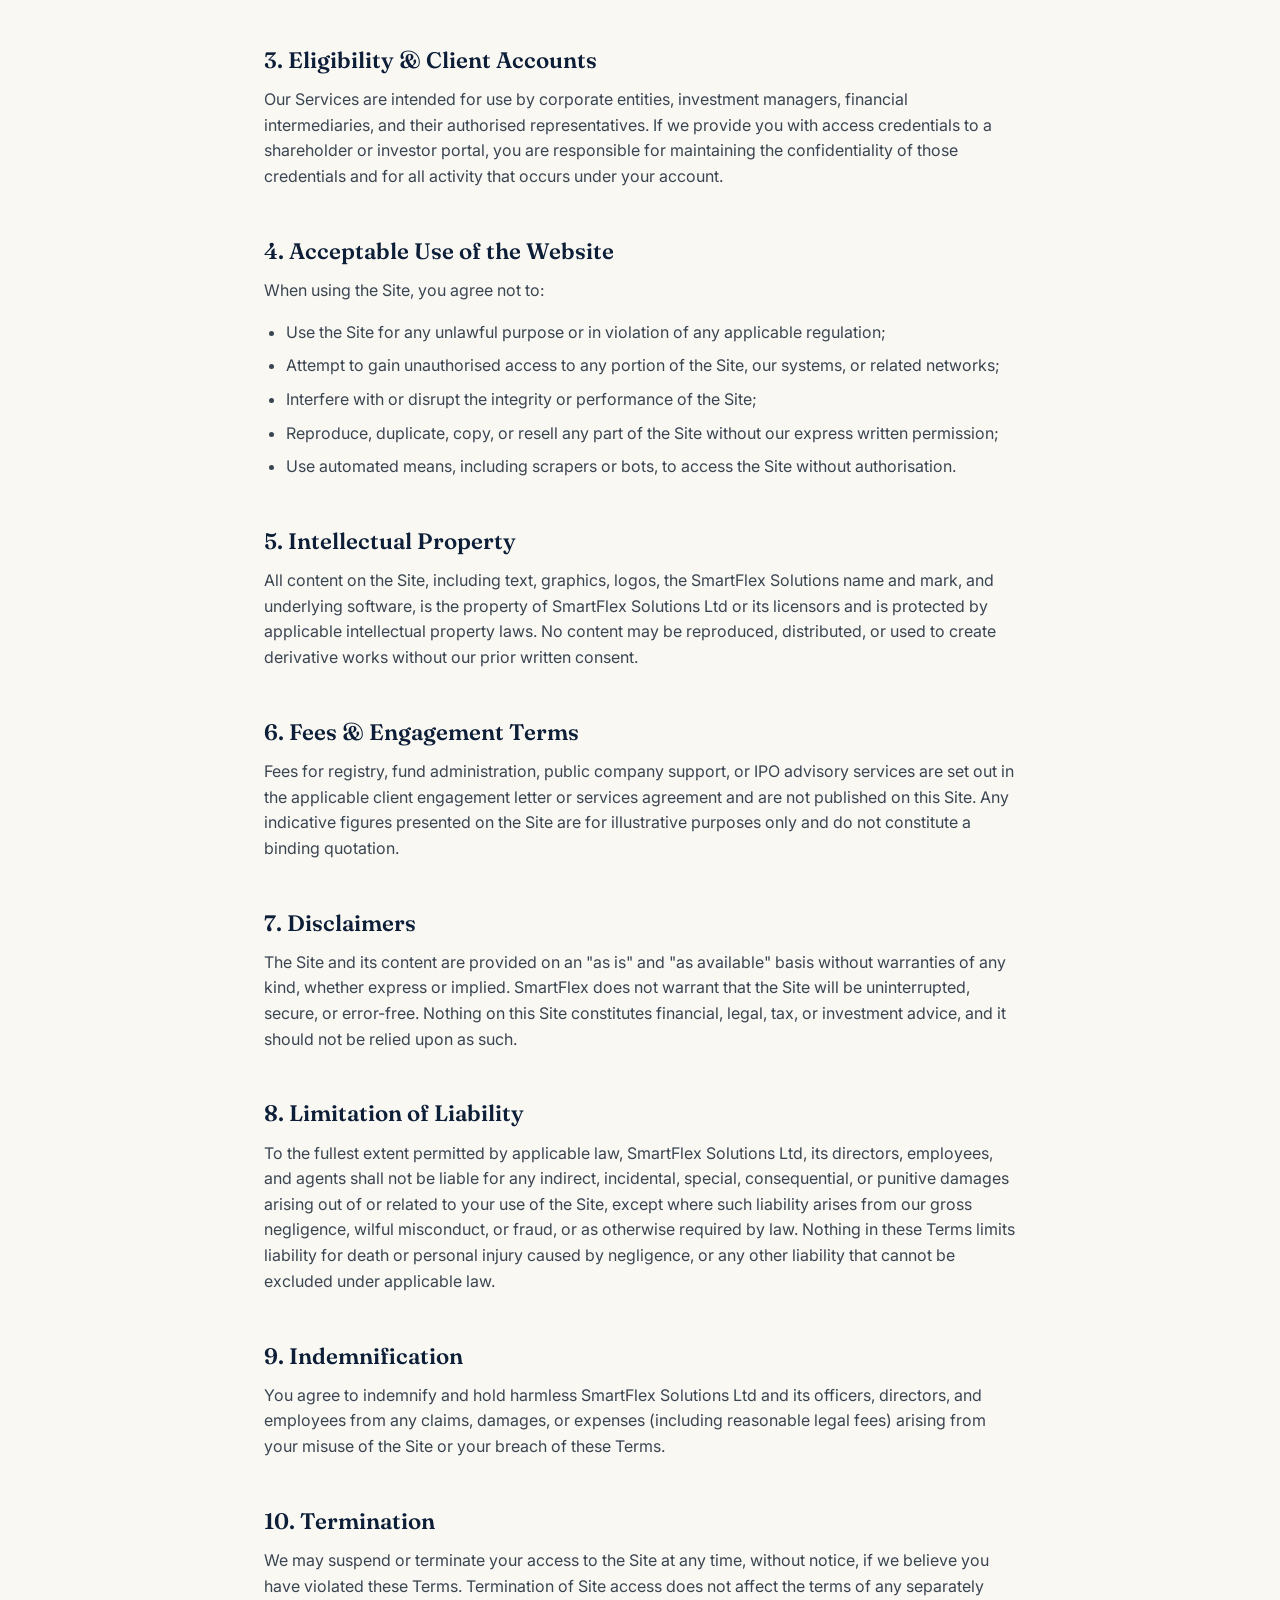
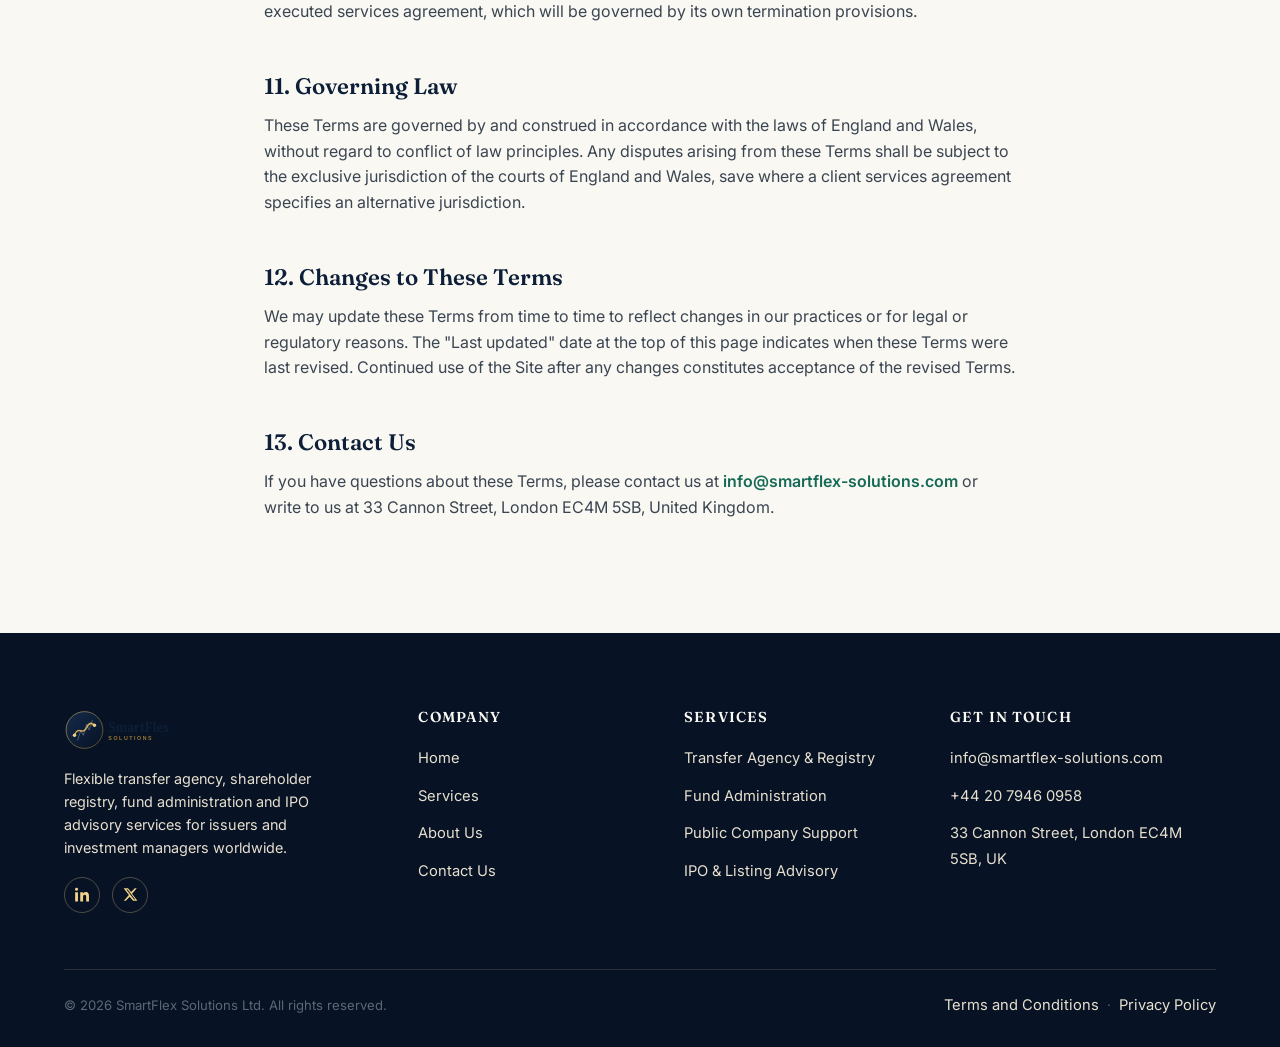
<file: terms.html>
<!DOCTYPE html>
<html lang="en">
<head>
<meta charset="UTF-8">
<meta name="viewport" content="width=device-width, initial-scale=1.0">
<title>Terms and Conditions | SmartFlex Solutions</title>
<meta name="description" content="Read the Terms and Conditions governing use of the SmartFlex Solutions website and services.">
<link rel="icon" type="image/svg+xml" href="assets/logo-mark.svg">
<link rel="canonical" href="https://smartflex-solutions.com/terms.html">
<link rel="stylesheet" href="css/style.css">
<noscript><style>.reveal{opacity:1!important;transform:none!important;}</style></noscript>
</head>
<body>

<div class="topbar">
  <div class="container">
    <div class="topbar-links">
      <a href="mailto:info@smartflex-solutions.com">info@smartflex-solutions.com</a>
      <a href="tel:+442079460958">+44 20 7946 0958</a>
    </div>
    <div class="topbar-social">
      <a href="#" aria-label="LinkedIn"><svg viewBox="0 0 24 24"><path d="M4.98 3.5C4.98 4.88 3.87 6 2.5 6S0 4.88 0 3.5 1.12 1 2.5 1s2.48 1.12 2.48 2.5zM.24 8.5h4.5V23H.24V8.5zM8.34 8.5h4.31v1.98h.06c.6-1.13 2.07-2.33 4.26-2.33 4.56 0 5.4 3 5.4 6.9V23h-4.5v-6.94c0-1.66-.03-3.79-2.31-3.79-2.32 0-2.67 1.81-2.67 3.67V23h-4.5V8.5z"/></svg></a>
      <a href="#" aria-label="X (Twitter)"><svg viewBox="0 0 24 24"><path d="M18.9 2H22l-7.6 8.7L23 22h-6.9l-5.4-6.6L4.4 22H1.3l8.1-9.3L1 2h7l4.9 6.1L18.9 2zm-1.2 18h1.9L7.4 4H5.4l12.3 16z"/></svg></a>
    </div>
  </div>
</div>

<header class="site-header">
  <nav class="nav">
    <ul class="nav-links">
      <li><a href="index.html">Home</a></li>
      <li><a href="services.html">Services</a></li>
      <li><a href="about.html">About Us</a></li>
      <li><a href="contact.html">Contact Us</a></li>
    </ul>
    <a href="index.html" class="nav-logo"><img src="assets/logo.svg" alt="SmartFlex Solutions"></a>
    <div class="nav-right">
      <a href="contact.html" class="btn btn-gold nav-cta">Get In Touch</a>
      <button class="nav-toggle" aria-label="Toggle navigation" aria-expanded="false"><span></span></button>
    </div>
  </nav>
  <div class="nav-scrim"></div>
</header>

<main>

  <div class="page-header">
    <div class="container">
      <div class="breadcrumb"><a href="index.html">Home</a> / <span>Terms and Conditions</span></div>
      <h1>Terms and Conditions</h1>
      <p>Please read these terms carefully before using the SmartFlex Solutions website or engaging our services.</p>
    </div>
  </div>

  <section>
    <div class="container legal-content">
      <p class="legal-updated">Last updated: 1 July 2026</p>

      <div class="legal-toc">
        <strong>On this page</strong>
        <ol>
          <li><a href="#acceptance">Acceptance of Terms</a></li>
          <li><a href="#services">Description of Services</a></li>
          <li><a href="#eligibility">Eligibility &amp; Client Accounts</a></li>
          <li><a href="#use">Acceptable Use of the Website</a></li>
          <li><a href="#ip">Intellectual Property</a></li>
          <li><a href="#fees">Fees &amp; Engagement Terms</a></li>
          <li><a href="#disclaimer">Disclaimers</a></li>
          <li><a href="#liability">Limitation of Liability</a></li>
          <li><a href="#indemnity">Indemnification</a></li>
          <li><a href="#termination">Termination</a></li>
          <li><a href="#law">Governing Law</a></li>
          <li><a href="#changes">Changes to These Terms</a></li>
          <li><a href="#contact-terms">Contact Us</a></li>
        </ol>
      </div>

      <h2 id="acceptance">1. Acceptance of Terms</h2>
      <p>These Terms and Conditions ("Terms") govern your access to and use of the website located at smartflex-solutions.com (the "Site") and any services described on it (collectively, the "Services"), operated by SmartFlex Solutions Ltd ("SmartFlex," "we," "us," or "our"). By accessing the Site or engaging our Services, you agree to be bound by these Terms. If you do not agree, please do not use the Site or our Services.</p>

      <h2 id="services">2. Description of Services</h2>
      <p>SmartFlex provides transfer agency, shareholder registry maintenance, investment fund administration, public company registrar support, and IPO and listing advisory services to corporate issuers, investment managers, and their advisers. Specific engagements are governed by a separate services agreement executed between SmartFlex and the client; these Terms apply to general use of the Site and do not replace or override any signed services agreement.</p>

      <h2 id="eligibility">3. Eligibility &amp; Client Accounts</h2>
      <p>Our Services are intended for use by corporate entities, investment managers, financial intermediaries, and their authorised representatives. If we provide you with access credentials to a shareholder or investor portal, you are responsible for maintaining the confidentiality of those credentials and for all activity that occurs under your account.</p>

      <h2 id="use">4. Acceptable Use of the Website</h2>
      <p>When using the Site, you agree not to:</p>
      <ul>
        <li>Use the Site for any unlawful purpose or in violation of any applicable regulation;</li>
        <li>Attempt to gain unauthorised access to any portion of the Site, our systems, or related networks;</li>
        <li>Interfere with or disrupt the integrity or performance of the Site;</li>
        <li>Reproduce, duplicate, copy, or resell any part of the Site without our express written permission;</li>
        <li>Use automated means, including scrapers or bots, to access the Site without authorisation.</li>
      </ul>

      <h2 id="ip">5. Intellectual Property</h2>
      <p>All content on the Site, including text, graphics, logos, the SmartFlex Solutions name and mark, and underlying software, is the property of SmartFlex Solutions Ltd or its licensors and is protected by applicable intellectual property laws. No content may be reproduced, distributed, or used to create derivative works without our prior written consent.</p>

      <h2 id="fees">6. Fees &amp; Engagement Terms</h2>
      <p>Fees for registry, fund administration, public company support, or IPO advisory services are set out in the applicable client engagement letter or services agreement and are not published on this Site. Any indicative figures presented on the Site are for illustrative purposes only and do not constitute a binding quotation.</p>

      <h2 id="disclaimer">7. Disclaimers</h2>
      <p>The Site and its content are provided on an "as is" and "as available" basis without warranties of any kind, whether express or implied. SmartFlex does not warrant that the Site will be uninterrupted, secure, or error-free. Nothing on this Site constitutes financial, legal, tax, or investment advice, and it should not be relied upon as such.</p>

      <h2 id="liability">8. Limitation of Liability</h2>
      <p>To the fullest extent permitted by applicable law, SmartFlex Solutions Ltd, its directors, employees, and agents shall not be liable for any indirect, incidental, special, consequential, or punitive damages arising out of or related to your use of the Site, except where such liability arises from our gross negligence, wilful misconduct, or fraud, or as otherwise required by law. Nothing in these Terms limits liability for death or personal injury caused by negligence, or any other liability that cannot be excluded under applicable law.</p>

      <h2 id="indemnity">9. Indemnification</h2>
      <p>You agree to indemnify and hold harmless SmartFlex Solutions Ltd and its officers, directors, and employees from any claims, damages, or expenses (including reasonable legal fees) arising from your misuse of the Site or your breach of these Terms.</p>

      <h2 id="termination">10. Termination</h2>
      <p>We may suspend or terminate your access to the Site at any time, without notice, if we believe you have violated these Terms. Termination of Site access does not affect the terms of any separately executed services agreement, which will be governed by its own termination provisions.</p>

      <h2 id="law">11. Governing Law</h2>
      <p>These Terms are governed by and construed in accordance with the laws of England and Wales, without regard to conflict of law principles. Any disputes arising from these Terms shall be subject to the exclusive jurisdiction of the courts of England and Wales, save where a client services agreement specifies an alternative jurisdiction.</p>

      <h2 id="changes">12. Changes to These Terms</h2>
      <p>We may update these Terms from time to time to reflect changes in our practices or for legal or regulatory reasons. The "Last updated" date at the top of this page indicates when these Terms were last revised. Continued use of the Site after any changes constitutes acceptance of the revised Terms.</p>

      <h2 id="contact-terms">13. Contact Us</h2>
      <p>If you have questions about these Terms, please contact us at <a href="mailto:info@smartflex-solutions.com" style="color:var(--emerald-600);font-weight:600;">info@smartflex-solutions.com</a> or write to us at 33 Cannon Street, London EC4M 5SB, United Kingdom.</p>
    </div>
  </section>

</main>

<footer class="site-footer">
  <div class="container">
    <div class="footer-top">
      <div class="footer-brand">
        <img src="assets/logo.svg" alt="SmartFlex Solutions">
        <p>Flexible transfer agency, shareholder registry, fund administration and IPO advisory services for issuers and investment managers worldwide.</p>
        <div class="footer-social">
          <a href="#" aria-label="LinkedIn"><svg viewBox="0 0 24 24"><path d="M4.98 3.5C4.98 4.88 3.87 6 2.5 6S0 4.88 0 3.5 1.12 1 2.5 1s2.48 1.12 2.48 2.5zM.24 8.5h4.5V23H.24V8.5zM8.34 8.5h4.31v1.98h.06c.6-1.13 2.07-2.33 4.26-2.33 4.56 0 5.4 3 5.4 6.9V23h-4.5v-6.94c0-1.66-.03-3.79-2.31-3.79-2.32 0-2.67 1.81-2.67 3.67V23h-4.5V8.5z"/></svg></a>
          <a href="#" aria-label="X (Twitter)"><svg viewBox="0 0 24 24"><path d="M18.9 2H22l-7.6 8.7L23 22h-6.9l-5.4-6.6L4.4 22H1.3l8.1-9.3L1 2h7l4.9 6.1L18.9 2zm-1.2 18h1.9L7.4 4H5.4l12.3 16z"/></svg></a>
        </div>
      </div>
      <div>
        <h4>Company</h4>
        <ul>
          <li><a href="index.html">Home</a></li>
          <li><a href="services.html">Services</a></li>
          <li><a href="about.html">About Us</a></li>
          <li><a href="contact.html">Contact Us</a></li>
        </ul>
      </div>
      <div>
        <h4>Services</h4>
        <ul>
          <li><a href="services.html#registry">Transfer Agency &amp; Registry</a></li>
          <li><a href="services.html#funds">Fund Administration</a></li>
          <li><a href="services.html#public-companies">Public Company Support</a></li>
          <li><a href="services.html#ipo">IPO &amp; Listing Advisory</a></li>
        </ul>
      </div>
      <div>
        <h4>Get In Touch</h4>
        <ul>
          <li><a href="mailto:info@smartflex-solutions.com">info@smartflex-solutions.com</a></li>
          <li><a href="tel:+442079460958">+44 20 7946 0958</a></li>
          <li><a href="contact.html">33 Cannon Street, London EC4M 5SB, UK</a></li>
        </ul>
      </div>
    </div>
    <div class="footer-bottom">
      <span>&copy; <span id="year"></span> SmartFlex Solutions Ltd. All rights reserved.</span>
      <span><a href="terms.html">Terms and Conditions</a> &nbsp;·&nbsp; <a href="privacy.html">Privacy Policy</a></span>
    </div>
  </div>
</footer>

<button class="back-to-top" aria-label="Back to top">
  <svg viewBox="0 0 24 24" fill="none" stroke="currentColor" stroke-width="2"><path d="M12 19V5M5 12l7-7 7 7"/></svg>
</button>

<script src="js/main.js"></script>
</body>
</html>
</file>
<file: css/style.css>
/* =========================================================
   SmartFlex Solutions — Design System
   Palette: deep navy + antique gold + emerald, warm cream base
   ========================================================= */

@import url('https://fonts.googleapis.com/css2?family=Fraunces:opsz,wght@9..144,500;9..144,600;9..144,700&family=Inter:wght@400;500;600;700&display=swap');

:root{
  --navy-950:#071224;
  --navy-900:#0d1f38;
  --navy-800:#142a4a;
  --navy-700:#1c3a63;
  --gold-300:#f0d38a;
  --gold-500:#c9a24d;
  --gold-700:#9c7a2f;
  --emerald-500:#1f8a70;
  --emerald-600:#166b57;
  --cream-50:#faf8f3;
  --cream-100:#f1ede3;
  --cream-200:#e7e0cf;
  --ink-900:#1b2430;
  --ink-700:#3a4552;
  --ink-500:#5c6875;
  --border:#e1d9c6;
  --radius-sm:6px;
  --radius-md:14px;
  --radius-lg:26px;
  --shadow-sm:0 2px 10px rgba(7,18,36,0.06);
  --shadow-md:0 12px 32px rgba(7,18,36,0.10);
  --shadow-lg:0 24px 60px rgba(7,18,36,0.16);
  --maxw:1200px;
  --font-serif:'Fraunces', Georgia, 'Times New Roman', serif;
  --font-sans:'Inter', -apple-system, BlinkMacSystemFont, 'Segoe UI', sans-serif;
}

*,*::before,*::after{box-sizing:border-box;}
html{scroll-behavior:smooth;}
body{
  margin:0;
  font-family:var(--font-sans);
  color:var(--ink-900);
  background:var(--cream-50);
  line-height:1.6;
  -webkit-font-smoothing:antialiased;
}
img{max-width:100%;display:block;}
a{color:inherit;text-decoration:none;}
ul{margin:0;padding:0;list-style:none;}
h1,h2,h3,h4{
  font-family:var(--font-serif);
  color:var(--navy-900);
  line-height:1.15;
  margin:0 0 .6em;
  font-weight:600;
}
p{margin:0 0 1em;color:var(--ink-700);}
.container{max-width:var(--maxw);margin:0 auto;padding:0 24px;}
section{padding:96px 0;}
.section--tight{padding:64px 0;}

/* Finance-grade fine grid texture, used on cream sections */
.bg-grid{
  background-image:
    linear-gradient(rgba(20,42,74,0.05) 1px, transparent 1px),
    linear-gradient(90deg, rgba(20,42,74,0.05) 1px, transparent 1px);
  background-size:42px 42px;
}
.bg-cream-alt{background:var(--cream-100);}

.eyebrow{
  display:inline-flex;align-items:center;gap:10px;
  font-size:.78rem;font-weight:700;letter-spacing:.14em;text-transform:uppercase;
  color:var(--emerald-600);
  margin-bottom:14px;
}
.eyebrow::before{content:"";width:26px;height:2px;background:var(--gold-500);display:inline-block;}

.lede{font-size:1.15rem;color:var(--ink-700);max-width:640px;}

/* ---------- Buttons ---------- */
.btn{
  display:inline-flex;align-items:center;justify-content:center;gap:8px;
  padding:14px 30px;border-radius:100px;font-weight:600;font-size:.96rem;
  border:1.5px solid transparent;cursor:pointer;transition:all .25s ease;
  white-space:nowrap;
}
.btn-primary{background:var(--navy-900);color:var(--cream-50);}
.btn-primary:hover{background:var(--navy-800);transform:translateY(-2px);box-shadow:var(--shadow-md);}
.btn-gold{background:linear-gradient(135deg,var(--gold-300),var(--gold-500));color:var(--navy-950);}
.btn-gold:hover{transform:translateY(-2px);box-shadow:0 14px 30px rgba(201,162,77,0.35);}
.btn-outline{background:transparent;border-color:rgba(250,248,243,0.5);color:var(--cream-50);}
.btn-outline:hover{background:rgba(250,248,243,0.12);}
.btn-outline-dark{background:transparent;border-color:var(--navy-800);color:var(--navy-900);}
.btn-outline-dark:hover{background:var(--navy-900);color:var(--cream-50);}
.btn-block{width:100%;}

/* ---------- Top utility bar ---------- */
.topbar{
  background:var(--navy-950);
  color:var(--cream-100);
  font-size:.82rem;
}
.topbar .container{
  display:flex;align-items:center;justify-content:space-between;
  padding-top:9px;padding-bottom:9px;
  gap:16px;
}
.topbar a{opacity:.85;transition:opacity .2s;}
.topbar a:hover{opacity:1;color:var(--gold-300);}
.topbar-links{display:flex;gap:22px;align-items:center;flex-wrap:wrap;}
.topbar-social{display:flex;gap:14px;align-items:center;}
.topbar-social svg{width:15px;height:15px;fill:var(--cream-100);opacity:.8;}
.topbar-social a:hover svg{opacity:1;fill:var(--gold-300);}

/* ---------- Main nav: centered logo, split links ---------- */
.site-header{
  position:sticky;top:0;z-index:100;
  background:rgba(250,248,243,0.92);
  backdrop-filter:blur(10px);
  border-bottom:1px solid var(--border);
}
.nav{
  display:grid;
  grid-template-columns:1fr auto 1fr;
  align-items:center;
  gap:12px;
  padding:14px 24px;
  max-width:var(--maxw);
  margin:0 auto;
}
.nav-logo{justify-self:center;display:flex;align-items:center;}
.nav-logo img{height:44px;width:auto;}
.nav-links{
  justify-self:start;
  display:flex;gap:30px;align-items:center;
}
.nav-links a{
  font-weight:600;font-size:.92rem;color:var(--ink-700);
  position:relative;padding:6px 0;
  transition:color .2s;
}
.nav-links a::after{
  content:"";position:absolute;left:0;bottom:0;height:2px;width:0;
  background:var(--gold-500);transition:width .25s ease;
}
.nav-links a:hover,.nav-links a.is-active{color:var(--navy-900);}
.nav-links a:hover::after,.nav-links a.is-active::after{width:100%;}
.nav-right{justify-self:end;display:flex;align-items:center;gap:18px;}
.nav-cta{white-space:nowrap;}
.nav-toggle{
  display:none;background:none;border:none;cursor:pointer;
  width:40px;height:40px;align-items:center;justify-content:center;
  border-radius:8px;
}
.nav-toggle:hover{background:var(--cream-200);}
.nav-toggle span,.nav-toggle span::before,.nav-toggle span::after{
  content:"";display:block;width:22px;height:2px;background:var(--navy-900);
  position:relative;transition:.25s;
}
.nav-toggle span::before{position:absolute;top:-7px;}
.nav-toggle span::after{position:absolute;top:7px;}
.nav-toggle.is-open span{background:transparent;}
.nav-toggle.is-open span::before{transform:rotate(45deg);top:0;}
.nav-toggle.is-open span::after{transform:rotate(-45deg);top:0;}

@media (max-width:900px){
  .nav{grid-template-columns:auto 1fr auto;padding:12px 20px;}
  .nav-logo{justify-self:center;}
  .nav-logo img{height:36px;}
  .nav-toggle{display:flex;order:-1;}
  .nav-links{
    position:fixed;inset:0 0 0 auto;top:0;
    width:min(320px,84vw);height:100vh;
    background:var(--navy-950);
    flex-direction:column;align-items:flex-start;
    padding:100px 32px 32px;gap:22px;
    transform:translateX(100%);
    transition:transform .32s ease;
    z-index:120;
  }
  .nav-links.is-open{transform:translateX(0);}
  .nav-links a{color:var(--cream-100);font-size:1.05rem;}
  .nav-links a:hover,.nav-links a.is-active{color:var(--gold-300);}
  .nav-right .nav-cta{display:none;}
  .nav-scrim{
    display:none;position:fixed;inset:0;background:rgba(7,18,36,.55);z-index:110;
  }
  .nav-scrim.is-open{display:block;}
}

/* ---------- Hero ---------- */
.hero{
  position:relative;
  background:var(--navy-950);
  color:var(--cream-50);
  overflow:hidden;
}
.hero::before{
  content:"";position:absolute;inset:0;
  background-image:
    linear-gradient(rgba(240,211,138,0.07) 1px, transparent 1px),
    linear-gradient(90deg, rgba(240,211,138,0.07) 1px, transparent 1px);
  background-size:56px 56px;
  mask-image:linear-gradient(180deg, transparent, black 30%, black 80%, transparent);
}
.hero-grid{
  position:relative;z-index:1;
  display:grid;grid-template-columns:1.05fr .95fr;gap:56px;align-items:center;
  padding:110px 24px 90px;
  max-width:var(--maxw);margin:0 auto;
}
.hero h1{color:var(--cream-50);font-size:clamp(2.2rem,4vw,3.4rem);}
.hero .lede{color:var(--cream-200);}
.hero-actions{display:flex;gap:16px;flex-wrap:wrap;margin-top:32px;}
.hero-stats{display:flex;gap:34px;margin-top:52px;flex-wrap:wrap;}
.hero-stats div strong{display:block;font-family:var(--font-serif);font-size:1.7rem;color:var(--gold-300);}
.hero-stats div span{font-size:.82rem;color:var(--cream-200);}
.hero-media{
  position:relative;border-radius:var(--radius-lg);overflow:hidden;
  box-shadow:var(--shadow-lg);
  border:1px solid rgba(240,211,138,0.25);
}
.hero-media img{height:100%;width:100%;object-fit:cover;aspect-ratio:4/5;}
.hero-media-badge{
  position:absolute;left:-22px;bottom:-22px;
  background:var(--cream-50);color:var(--navy-900);
  border-radius:var(--radius-md);padding:18px 22px;
  box-shadow:var(--shadow-lg);
  display:flex;align-items:center;gap:14px;
  max-width:260px;
}
.hero-media-badge .icon-circle{flex:none;}
.hero-media-badge strong{display:block;font-family:var(--font-serif);font-size:1.1rem;}
.hero-media-badge span{font-size:.8rem;color:var(--ink-500);}

@media (max-width:900px){
  .hero-grid{grid-template-columns:1fr;padding:60px 20px 70px;}
  .hero-media{order:-1;}
  .hero-media-badge{left:12px;bottom:-18px;}
}

/* ---------- Icon circle ---------- */
.icon-circle{
  width:52px;height:52px;border-radius:50%;
  display:flex;align-items:center;justify-content:center;flex:none;
  background:linear-gradient(135deg,var(--gold-300),var(--gold-500));
  color:var(--navy-950);
}
.icon-circle svg{width:24px;height:24px;}
.icon-circle--navy{background:var(--navy-900);color:var(--gold-300);}
.icon-circle--emerald{background:var(--emerald-500);color:var(--cream-50);}

/* ---------- Cards / grids ---------- */
.grid{display:grid;gap:28px;}
.grid-2{grid-template-columns:repeat(2,1fr);}
.grid-3{grid-template-columns:repeat(3,1fr);}
.grid-4{grid-template-columns:repeat(4,1fr);}
@media (max-width:960px){.grid-3,.grid-4{grid-template-columns:repeat(2,1fr);}}
@media (max-width:640px){.grid-2,.grid-3,.grid-4{grid-template-columns:1fr;}}

.section-head{max-width:640px;margin:0 auto 56px;text-align:center;}
.section-head.align-left{margin:0 0 48px;text-align:left;}

.card{
  background:var(--cream-50);
  border:1px solid var(--border);
  border-radius:var(--radius-md);
  padding:34px 30px;
  transition:transform .25s ease, box-shadow .25s ease, border-color .25s ease;
}
.card:hover{transform:translateY(-6px);box-shadow:var(--shadow-md);border-color:var(--gold-500);}
.card h3{font-size:1.2rem;margin-bottom:10px;}
.card p{margin-bottom:0;}
.card .icon-circle{margin-bottom:20px;}
.card-link{display:inline-flex;align-items:center;gap:6px;margin-top:16px;font-weight:600;color:var(--emerald-600);font-size:.92rem;}
.card-link svg{width:14px;height:14px;transition:transform .2s;}
.card:hover .card-link svg{transform:translateX(4px);}

.service-feature{
  display:grid;grid-template-columns:1fr 1fr;gap:60px;align-items:center;
  padding:70px 0;border-bottom:1px solid var(--border);
}
.service-feature:last-child{border-bottom:none;}
.service-feature.is-reverse .service-feature-media{order:2;}
.service-feature-media img{border-radius:var(--radius-lg);box-shadow:var(--shadow-md);aspect-ratio:5/4;object-fit:cover;}
.service-feature ul{margin-top:22px;display:grid;gap:12px;}
.service-feature ul li{display:flex;gap:12px;align-items:flex-start;color:var(--ink-700);}
.service-feature ul li svg{flex:none;width:20px;height:20px;color:var(--emerald-500);margin-top:2px;}
.service-tag{
  display:inline-block;font-size:.75rem;font-weight:700;letter-spacing:.08em;text-transform:uppercase;
  background:var(--cream-100);color:var(--navy-800);padding:6px 14px;border-radius:100px;margin-bottom:16px;
}
@media (max-width:860px){
  .service-feature{grid-template-columns:1fr;gap:32px;padding:48px 0;}
  .service-feature.is-reverse .service-feature-media{order:0;}
}

/* ---------- Stats / CTA band ---------- */
.stat-band{
  background:var(--navy-950);color:var(--cream-50);
  border-radius:var(--radius-lg);
  padding:56px 40px;
  display:grid;grid-template-columns:repeat(4,1fr);gap:30px;
  position:relative;overflow:hidden;
}
.stat-band::after{
  content:"";position:absolute;right:-60px;top:-60px;width:220px;height:220px;border-radius:50%;
  background:radial-gradient(circle,rgba(240,211,138,0.18),transparent 70%);
}
.stat-band div{text-align:center;position:relative;z-index:1;}
.stat-band strong{display:block;font-family:var(--font-serif);font-size:2.2rem;color:var(--gold-300);}
.stat-band span{font-size:.86rem;color:var(--cream-200);}
@media (max-width:760px){.stat-band{grid-template-columns:repeat(2,1fr);}}

.cta-banner{
  background:linear-gradient(120deg,var(--emerald-600),var(--navy-900));
  color:var(--cream-50);border-radius:var(--radius-lg);
  padding:64px 56px;display:flex;align-items:center;justify-content:space-between;gap:30px;flex-wrap:wrap;
}
.cta-banner h2{color:var(--cream-50);margin-bottom:8px;}
.cta-banner p{color:var(--cream-200);margin-bottom:0;max-width:480px;}

/* ---------- Testimonials ---------- */
.testi-card{
  background:var(--cream-50);border:1px solid var(--border);border-radius:var(--radius-md);
  padding:34px;display:flex;flex-direction:column;gap:18px;
}
.testi-quote{font-family:var(--font-serif);font-size:1.15rem;color:var(--navy-900);}
.testi-person{display:flex;align-items:center;gap:12px;}
.testi-avatar{width:44px;height:44px;border-radius:50%;background:var(--navy-900);color:var(--gold-300);display:flex;align-items:center;justify-content:center;font-family:var(--font-serif);font-weight:600;}
.testi-person strong{display:block;font-size:.92rem;color:var(--navy-900);}
.testi-person span{font-size:.8rem;color:var(--ink-500);}
.stars{color:var(--gold-500);letter-spacing:2px;}

/* ---------- Process steps ---------- */
.steps{counter-reset:step;display:grid;grid-template-columns:repeat(4,1fr);gap:28px;}
.step{position:relative;padding-top:8px;}
.step::before{
  counter-increment:step;content:counter(step,decimal-leading-zero);
  font-family:var(--font-serif);font-size:2.6rem;color:var(--gold-500);
  display:block;margin-bottom:14px;
}
@media (max-width:900px){.steps{grid-template-columns:repeat(2,1fr);}}
@media (max-width:520px){.steps{grid-template-columns:1fr;}}

/* ---------- About page ---------- */
.value-card{text-align:center;padding:36px 24px;}
.office-card{
  border:1px solid var(--border);border-radius:var(--radius-md);padding:26px;background:var(--cream-50);
}
.office-card h3{font-size:1.05rem;margin-bottom:6px;}
.office-card .tag{color:var(--emerald-600);font-weight:700;font-size:.72rem;letter-spacing:.1em;text-transform:uppercase;}
.leader-card{text-align:center;}
.leader-photo{
  width:100%;aspect-ratio:1;border-radius:var(--radius-md);object-fit:cover;margin-bottom:18px;
  box-shadow:var(--shadow-sm);
}
.leader-card h3{margin-bottom:2px;font-size:1.05rem;}
.leader-card span{display:block;color:var(--emerald-600);font-size:.82rem;font-weight:600;margin-bottom:10px;}

/* ---------- Contact page ---------- */
.contact-wrap{display:grid;grid-template-columns:1fr 1fr;gap:56px;align-items:start;}
@media (max-width:900px){.contact-wrap{grid-template-columns:1fr;}}
.form-card{
  background:var(--cream-50);border:1px solid var(--border);border-radius:var(--radius-lg);
  padding:42px;box-shadow:var(--shadow-sm);
}
.form-row{display:grid;grid-template-columns:1fr 1fr;gap:18px;}
@media (max-width:560px){.form-row{grid-template-columns:1fr;}}
.field{margin-bottom:20px;}
.field label{display:block;font-weight:600;font-size:.86rem;margin-bottom:8px;color:var(--navy-900);}
.field input,.field select,.field textarea{
  width:100%;padding:13px 16px;border-radius:var(--radius-sm);border:1.5px solid var(--border);
  font-family:var(--font-sans);font-size:.95rem;background:#fff;color:var(--ink-900);
  transition:border-color .2s, box-shadow .2s;
}
.field input:focus,.field select:focus,.field textarea:focus{
  outline:none;border-color:var(--emerald-500);box-shadow:0 0 0 3px rgba(31,138,112,0.15);
}
.field textarea{resize:vertical;min-height:130px;}
.field.has-error input,.field.has-error textarea,.field.has-error select{border-color:#c0392b;}
.field-error{display:none;color:#c0392b;font-size:.8rem;margin-top:6px;}
.field.has-error .field-error{display:block;}
.form-note{font-size:.8rem;color:var(--ink-500);margin-top:14px;}
.form-success{
  display:none;background:rgba(31,138,112,0.1);border:1px solid var(--emerald-500);
  color:var(--emerald-600);padding:16px 20px;border-radius:var(--radius-sm);margin-bottom:22px;font-weight:600;
}
.form-success.is-visible{display:block;}

.contact-info-card{
  display:flex;gap:16px;padding:22px 0;border-bottom:1px solid var(--border);
}
.contact-info-card:last-child{border-bottom:none;}
.contact-info-card h3{font-size:1rem;margin-bottom:4px;}
.contact-info-card p{margin-bottom:0;font-size:.92rem;}

/* ---------- Legal pages ---------- */
.legal-content{max-width:800px;margin:0 auto;}
.legal-content h2{margin-top:2.2em;font-size:1.4rem;}
.legal-content h2:first-child{margin-top:0;}
.legal-content ul{margin:0 0 1em;padding-left:22px;list-style:disc;}
.legal-content li{margin-bottom:8px;color:var(--ink-700);}
.legal-updated{color:var(--ink-500);font-size:.9rem;margin-bottom:40px;}
.legal-toc{
  background:var(--cream-100);border-radius:var(--radius-md);padding:26px 30px;margin-bottom:44px;
}
.legal-toc strong{display:block;margin-bottom:12px;color:var(--navy-900);}
.legal-toc ol{padding-left:20px;list-style:decimal;display:grid;gap:6px;}
.legal-toc a{color:var(--emerald-600);font-weight:600;}
.legal-toc a:hover{text-decoration:underline;}

/* ---------- Page header (inner pages) ---------- */
.page-header{
  background:var(--navy-950);color:var(--cream-50);padding:64px 0 56px;position:relative;overflow:hidden;
}
.page-header::before{
  content:"";position:absolute;inset:0;
  background-image:linear-gradient(rgba(240,211,138,0.06) 1px, transparent 1px),linear-gradient(90deg, rgba(240,211,138,0.06) 1px, transparent 1px);
  background-size:46px 46px;
}
.page-header .container{position:relative;z-index:1;}
.breadcrumb{font-size:.82rem;color:var(--gold-300);margin-bottom:14px;display:flex;gap:8px;align-items:center;}
.breadcrumb a{color:var(--cream-200);}
.breadcrumb a:hover{color:var(--gold-300);}
.page-header h1{color:var(--cream-50);margin-bottom:12px;font-size:clamp(1.9rem,3.4vw,2.6rem);}
.page-header p{color:var(--cream-200);max-width:600px;margin-bottom:0;}

/* ---------- FAQ accordion ---------- */
.faq-item{border-bottom:1px solid var(--border);}
.faq-q{
  width:100%;text-align:left;background:none;border:none;padding:22px 0;
  display:flex;justify-content:space-between;align-items:center;gap:20px;cursor:pointer;
  font-family:var(--font-serif);font-size:1.05rem;color:var(--navy-900);
}
.faq-q .plus{flex:none;width:24px;height:24px;position:relative;}
.faq-q .plus::before,.faq-q .plus::after{
  content:"";position:absolute;background:var(--emerald-500);top:50%;left:50%;transform:translate(-50%,-50%);
}
.faq-q .plus::before{width:14px;height:2px;}
.faq-q .plus::after{width:2px;height:14px;transition:transform .2s;}
.faq-item.is-open .plus::after{transform:translate(-50%,-50%) rotate(90deg) scaleY(0);}
.faq-a{max-height:0;overflow:hidden;transition:max-height .3s ease;}
.faq-a p{padding-bottom:22px;margin:0;}

/* ---------- Footer ---------- */
.site-footer{background:var(--navy-950);color:var(--cream-200);padding-top:76px;}
.footer-top{
  display:grid;grid-template-columns:1.4fr 1fr 1fr 1.2fr;gap:44px;padding-bottom:56px;
  border-bottom:1px solid rgba(240,211,138,0.15);
}
@media (max-width:900px){.footer-top{grid-template-columns:1fr 1fr;}}
@media (max-width:560px){.footer-top{grid-template-columns:1fr;}}
.footer-brand img{height:42px;margin-bottom:16px;}
.footer-brand p{color:var(--cream-200);font-size:.9rem;max-width:280px;}
.footer-social{display:flex;gap:12px;margin-top:18px;}
.footer-social a{
  width:36px;height:36px;border-radius:50%;border:1px solid rgba(240,211,138,0.3);
  display:flex;align-items:center;justify-content:center;transition:background .2s;
}
.footer-social a:hover{background:rgba(240,211,138,0.15);}
.footer-social svg{width:15px;height:15px;fill:var(--gold-300);}
.site-footer h4{color:var(--cream-50);font-size:.9rem;text-transform:uppercase;letter-spacing:.08em;margin-bottom:20px;}
.site-footer ul{display:grid;gap:12px;}
.site-footer a{color:var(--cream-200);font-size:.92rem;transition:color .2s;}
.site-footer a:hover{color:var(--gold-300);}
.footer-bottom{
  padding:24px 0 30px;display:flex;justify-content:space-between;align-items:center;gap:16px;flex-wrap:wrap;
  font-size:.82rem;color:var(--ink-500);
}
.footer-bottom a{color:var(--cream-200);}
.footer-bottom a:hover{color:var(--gold-300);}

/* ---------- Back to top ---------- */
.back-to-top{
  position:fixed;bottom:28px;right:28px;width:48px;height:48px;border-radius:50%;
  background:var(--navy-900);color:var(--gold-300);border:none;cursor:pointer;
  display:flex;align-items:center;justify-content:center;box-shadow:var(--shadow-md);
  opacity:0;visibility:hidden;transform:translateY(10px);transition:all .3s ease;z-index:90;
}
.back-to-top.is-visible{opacity:1;visibility:visible;transform:translateY(0);}
.back-to-top:hover{background:var(--navy-800);}
.back-to-top svg{width:18px;height:18px;}

/* ---------- Reveal on scroll ---------- */
.reveal{opacity:0;transform:translateY(24px);transition:opacity .6s ease, transform .6s ease;}
.reveal.is-visible{opacity:1;transform:translateY(0);}

/* ---------- Misc ---------- */
.text-center{text-align:center;}
.mt-0{margin-top:0;}
.divider-gold{width:56px;height:3px;background:var(--gold-500);margin:0 auto 24px;border-radius:2px;}
</file>
